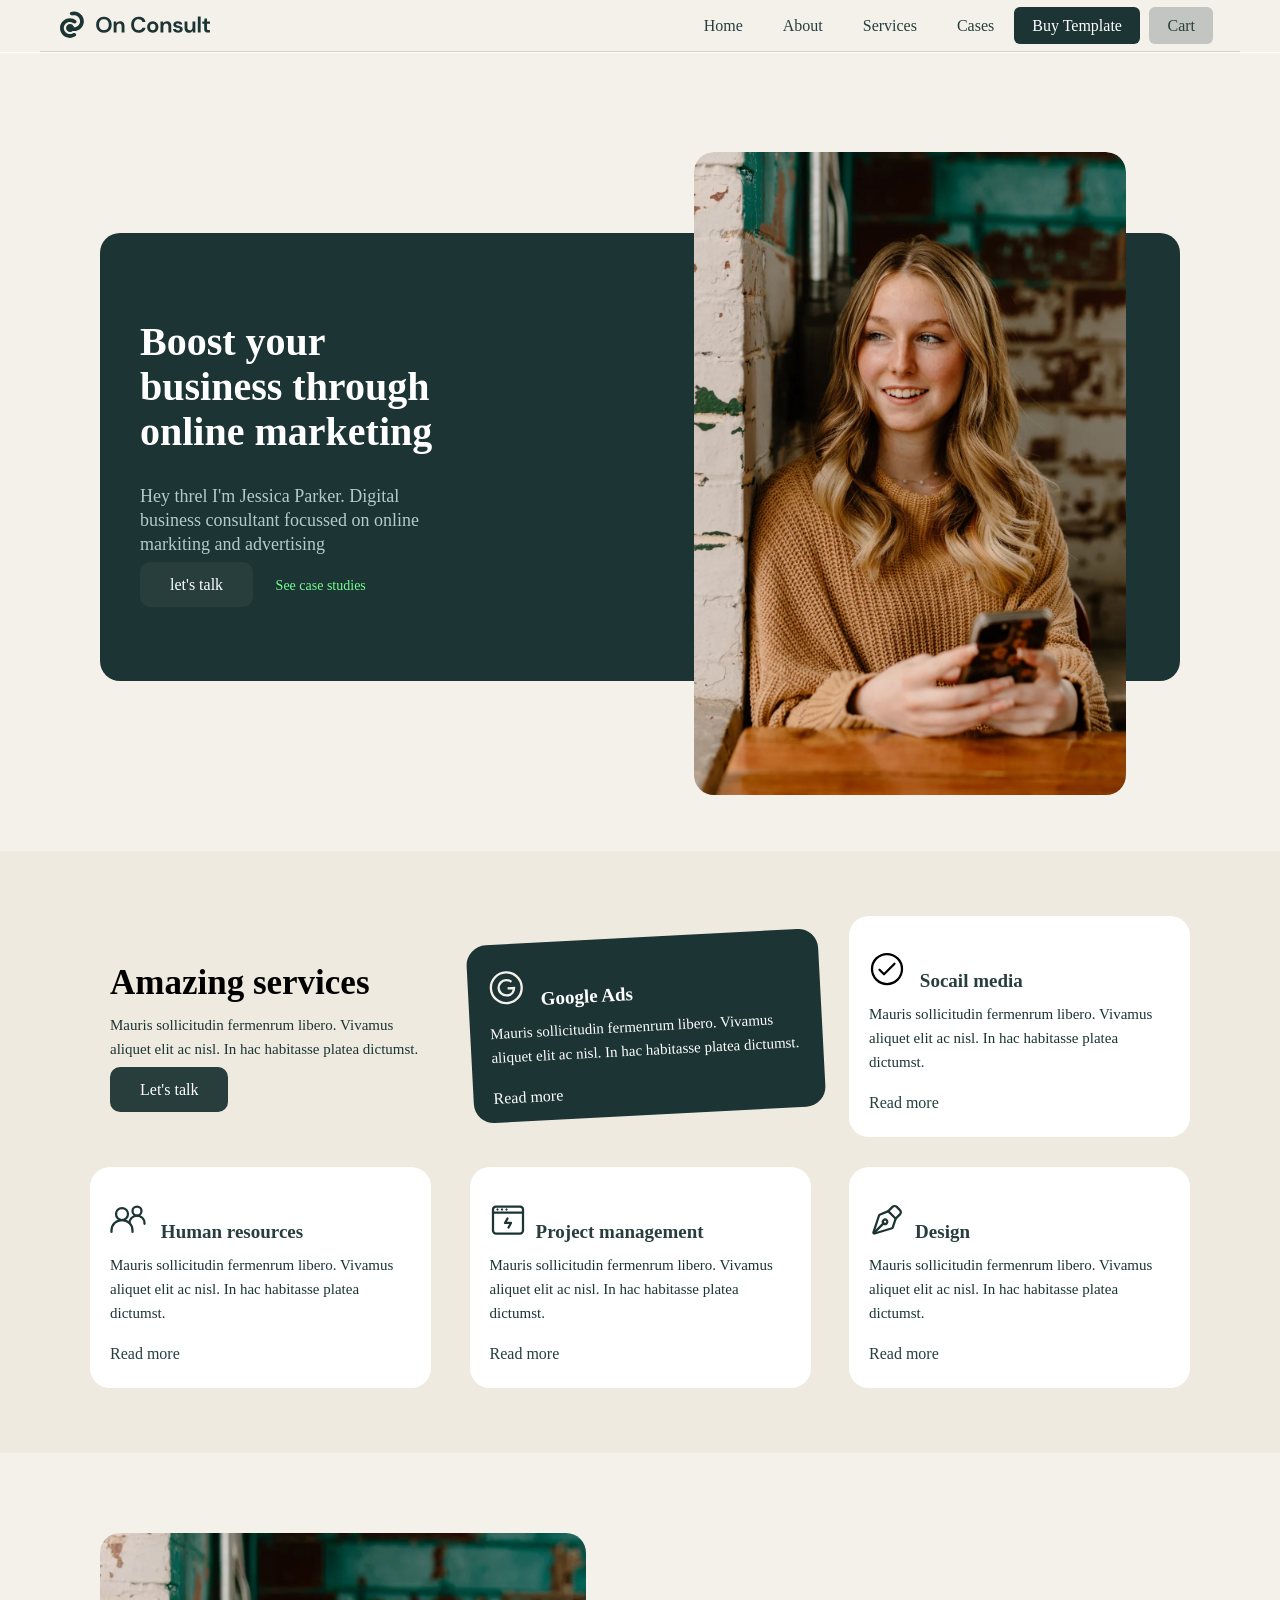
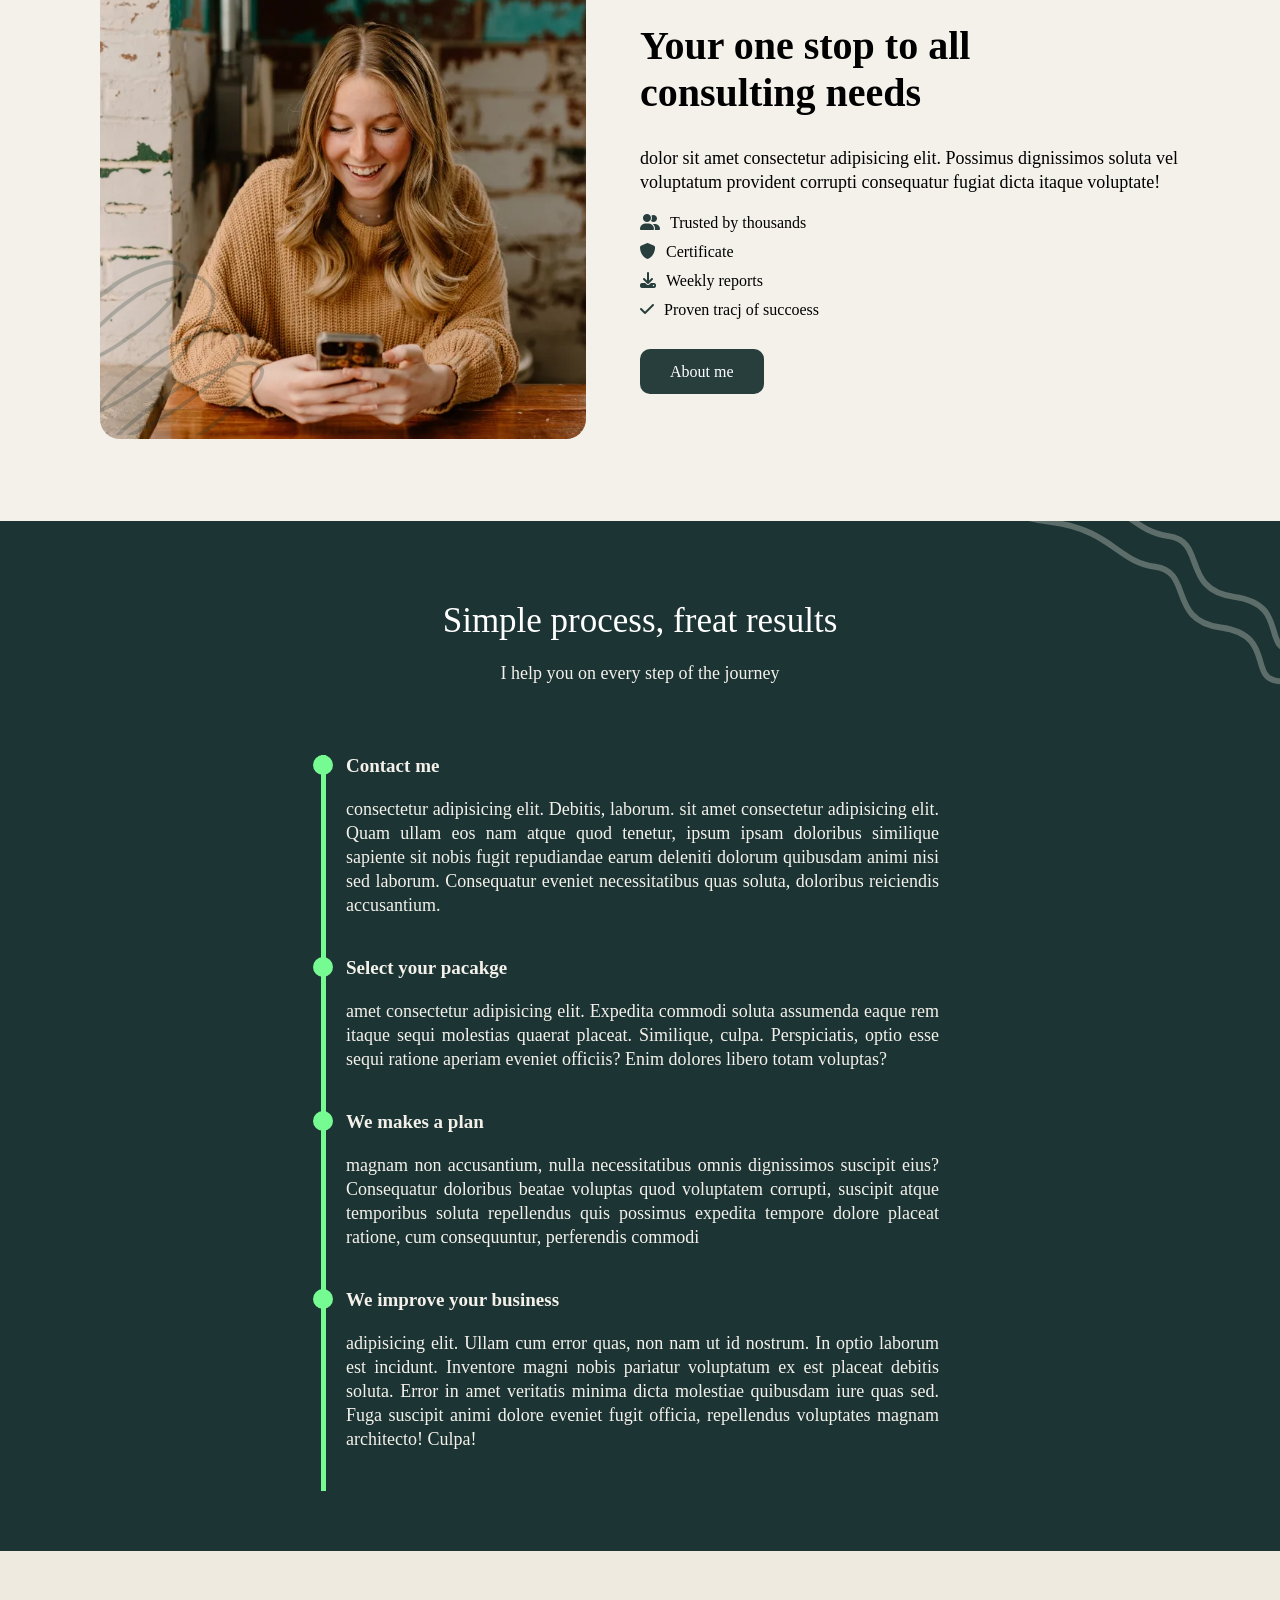
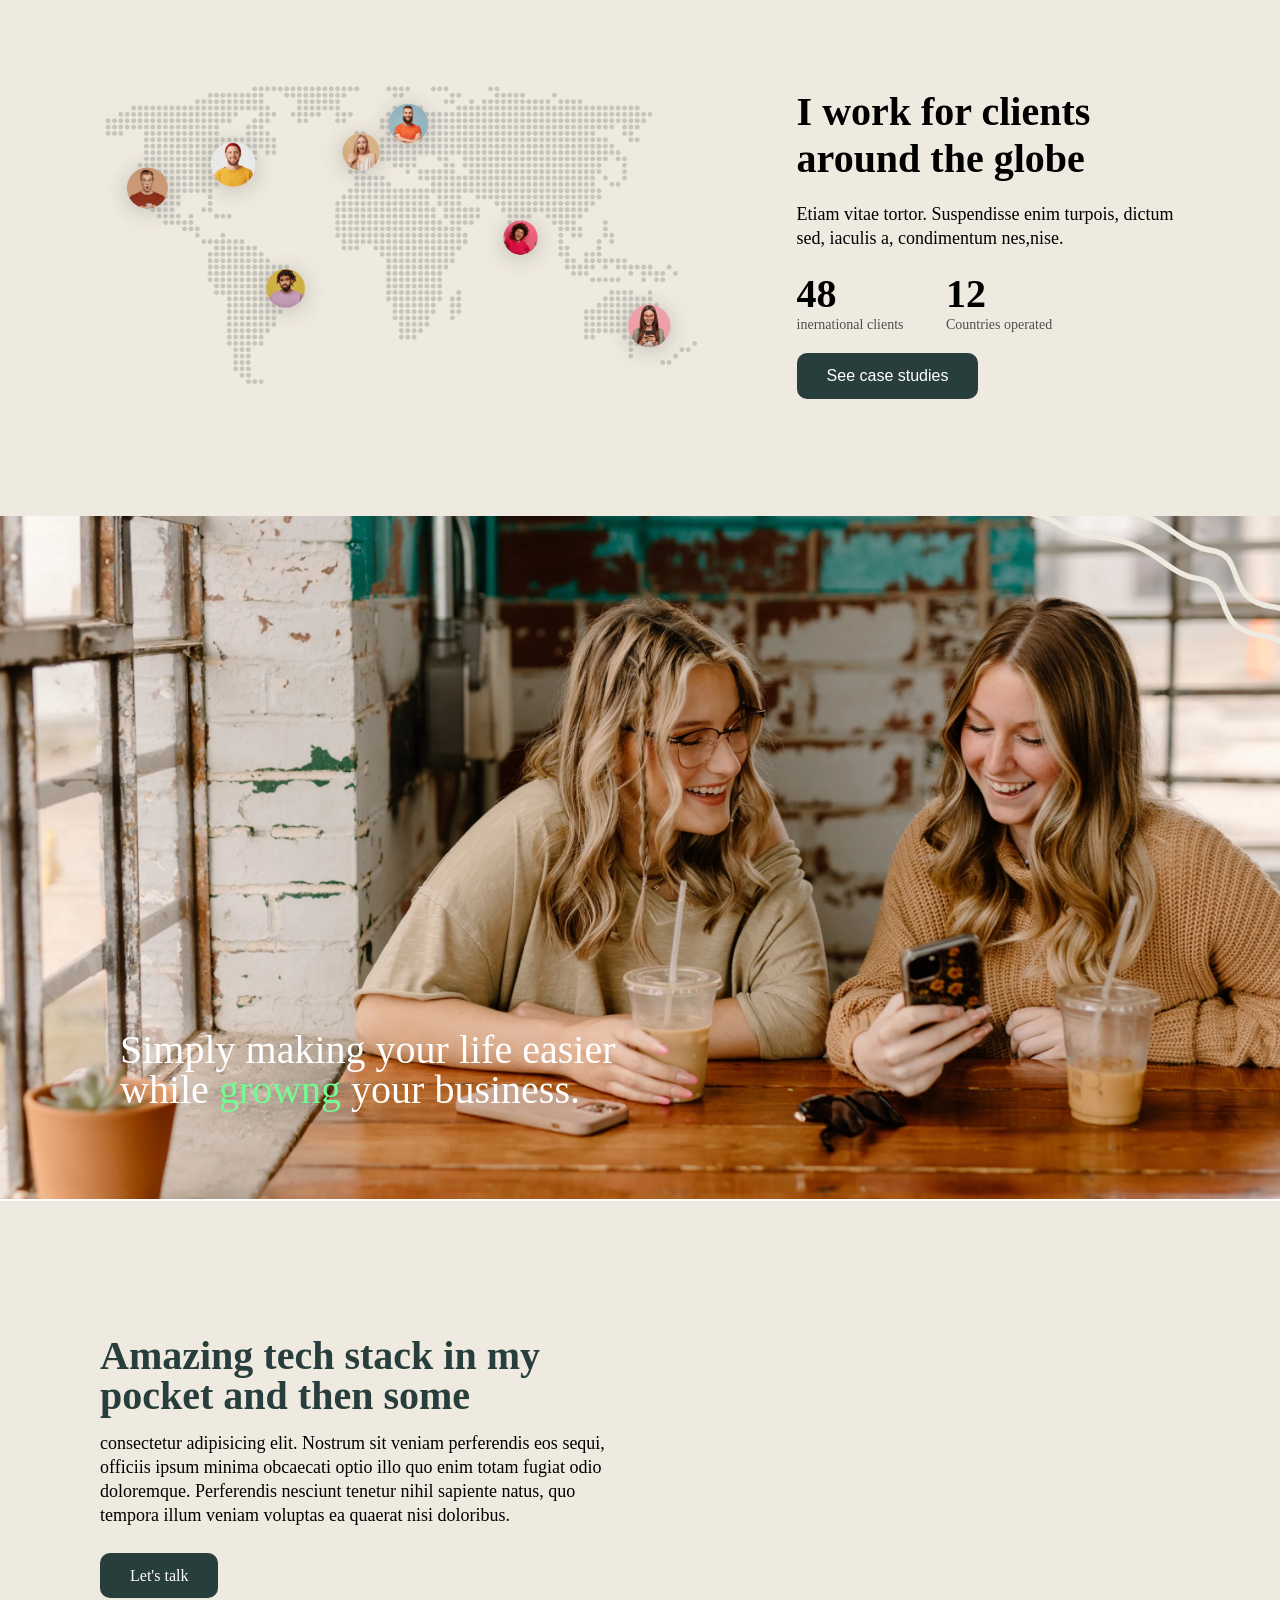
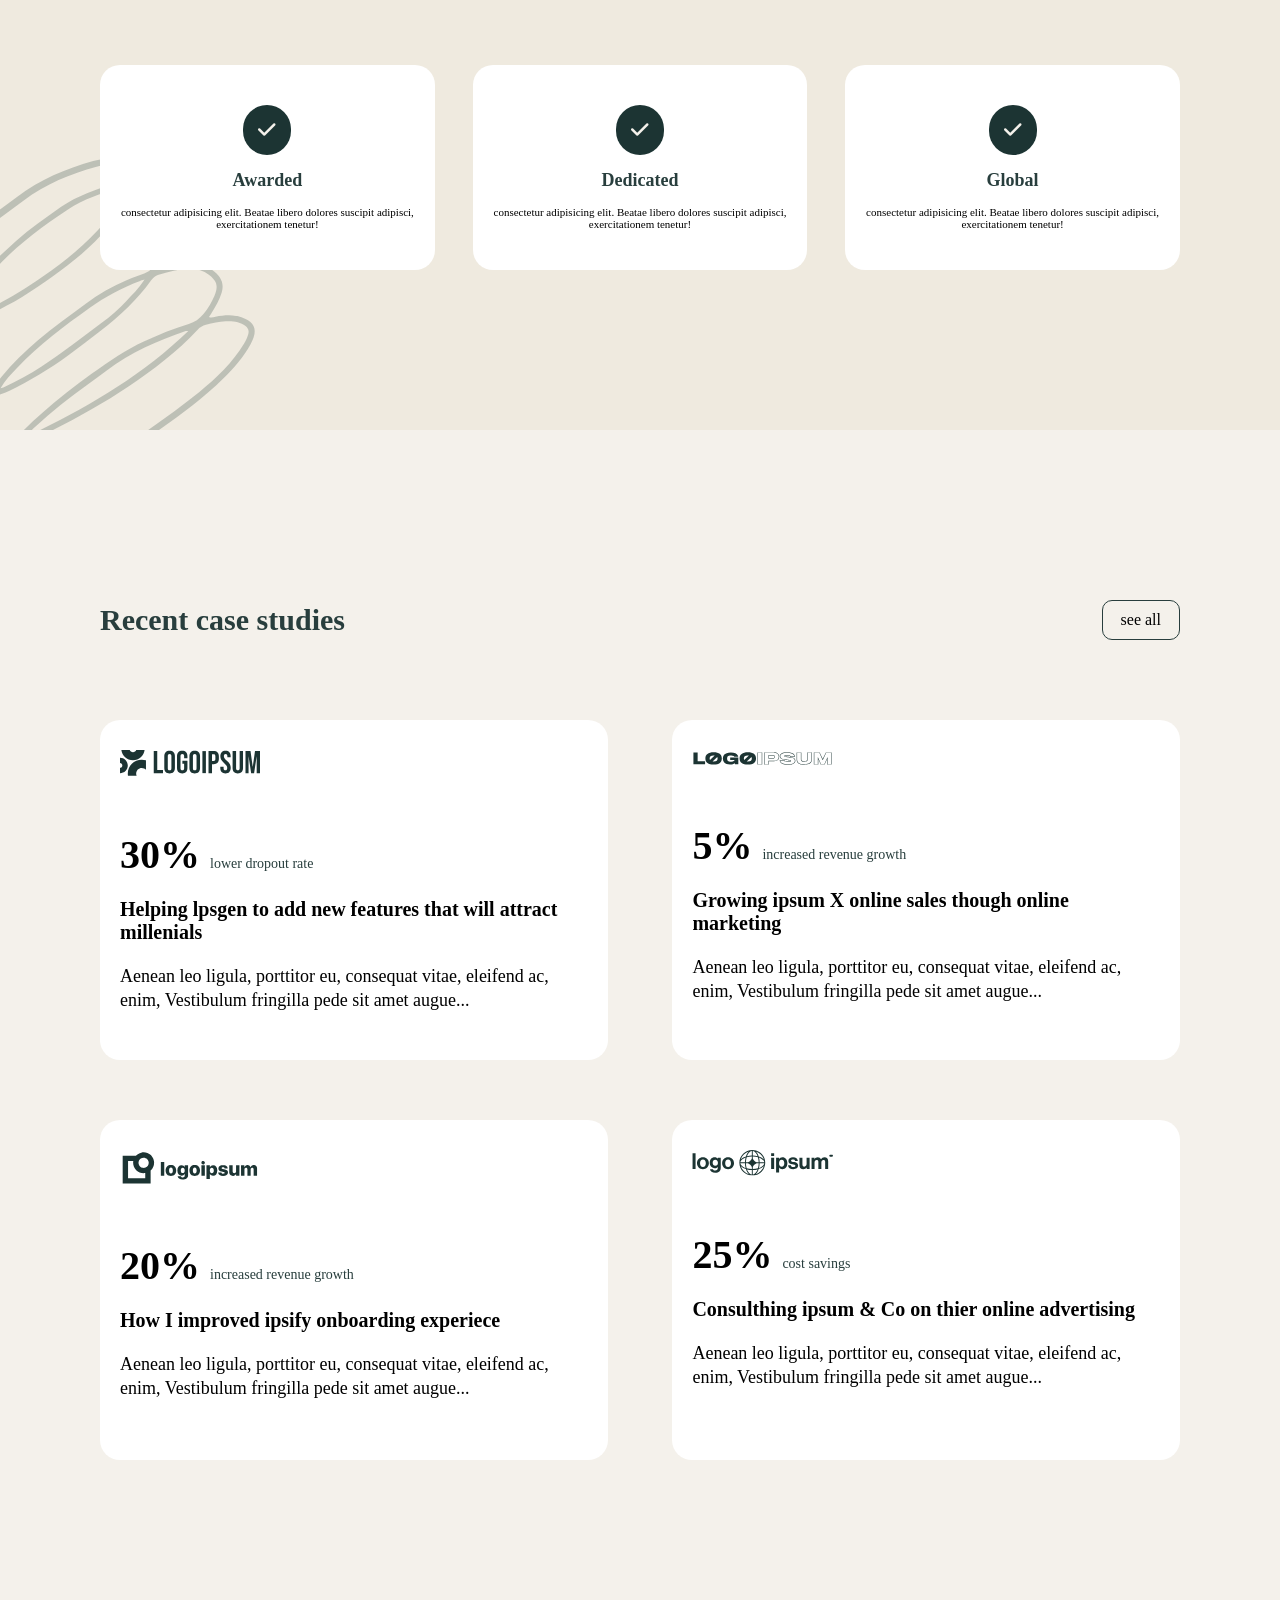
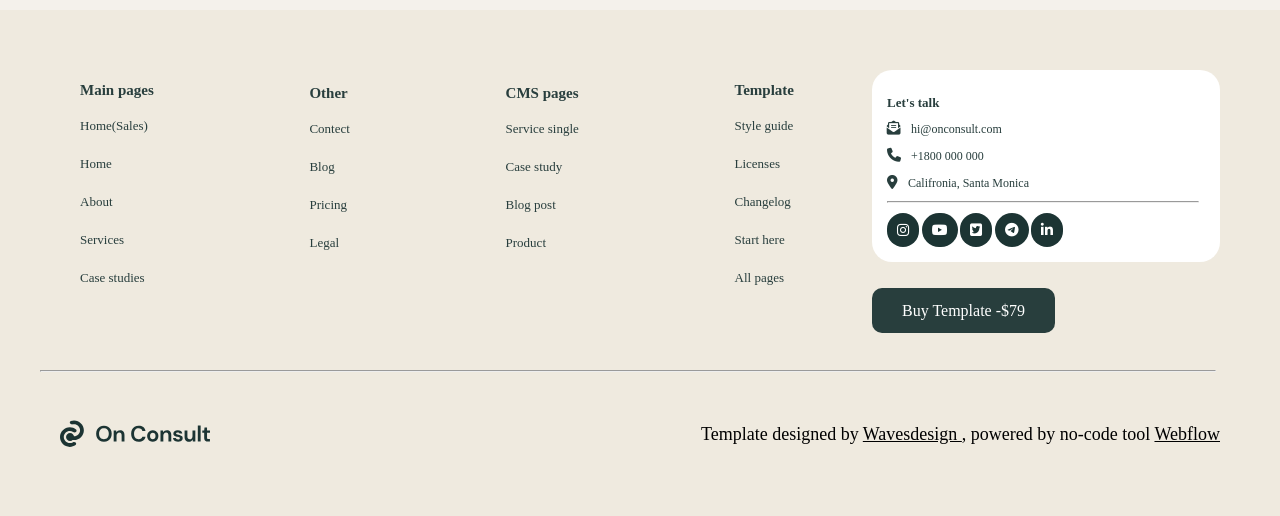
<file: index.html>
<!DOCTYPE html>
<html lang="en">
  <head>
    <meta charset="UTF-8" />
    <meta name="viewport" content="width=device-width, initial-scale=1.0" />
    <title>Document</title>
    <link
      rel="stylesheet"
      href="https://cdnjs.cloudflare.com/ajax/libs/font-awesome/6.5.1/css/all.min.css"
    />
    <link rel="stylesheet" href="/css/style.css" />
  </head>
  <body>
    <!------------------------------------ navigation starts ------------------------------------>

    <section class="full-width wrapper">
      <nav>
        <div class="inner navigation">
          <a href="" class="logo"
            ><img src="/img/Logo On Consult Webflow Template.svg" alt=""
          /></a>
          <div class="right">
            <ul class="icon flax">
              <li><a href="">Home</a></li>
              <li><a href="">About</a></li>
              <li><a href="">Services</a></li>
              <li><a href="">Cases</a></li>
            </ul>

            <div class="btn-box">
              <a href="" class="buy">Buy Template</a>
              <a href="" class="cart">Cart</a>
              <i class="fa fa-bars menu" aria-hidden="true"></i>
            </div>
          </div>
        </div>
      </nav>

      <!------------------------------------ banner starts ------------------------------------>

      <div class="banner inner">
        <div class="banner-text">
          <div class="left-text">
            <h1>
              Boost your <br />
              business through <br />
              <span>online</span> marketing
            </h1>
            <p class="paragraph gray-color">
              Hey threl I'm Jessica Parker. Digital <br />
              business consultant focussed on online <br />
              markiting and advertising
            </p>
            <a href="" class="btn">let's talk</a>
            <span class="span green-color">See case studies</span>
          </div>

          <div class="right-img">
            <img src="/img/Hero Home.webp" alt="" />
          </div>
        </div>
      </div>
    </section>

    <!------------------------------------ services section starts ------------------------------------>

    <section class="full-width service">
      <div class="contanier inner flax">
        <div class="amazing child-1">
          <h2>Amazing services</h2>
          <p class="paragraph">
            Mauris sollicitudin fermenrum libero. Vivamus aliquet elit ac nisl.
            In hac habitasse platea dictumst.
          </p>
          <a href="" class="btn">Let's talk</a>
        </div>
        <div class="google child-2">
          <h2><img src="/img/google-circle-white.svg" alt="" /> Google Ads</h2>
          <p class="paragraph">
            Mauris sollicitudin fermenrum libero. Vivamus aliquet elit ac nisl.
            In hac habitasse platea dictumst.
          </p>

          <a href="">Read more</a>
        </div>
        <div class="media child">
          <h2><img src="/img/check-circle.svg" alt="" /> Socail media</h2>
          <p class="paragraph">
            Mauris sollicitudin fermenrum libero. Vivamus aliquet elit ac nisl.
            In hac habitasse platea dictumst.
          </p>

          <a href="">Read more</a>
        </div>
      </div>

      <div class="contanier inner flax">
        <div class="human child">
          <h2><img src="/img/group.svg" alt="" /> Human resources</h2>
          <p class="paragraph">
            Mauris sollicitudin fermenrum libero. Vivamus aliquet elit ac nisl.
            In hac habitasse platea dictumst.
          </p>
          <a href="">Read more</a>
        </div>
        <div class="project child">
          <h2>
            <img src="/img/energy-usage-window.svg" alt="" />Project management
          </h2>
          <p class="paragraph">
            Mauris sollicitudin fermenrum libero. Vivamus aliquet elit ac nisl.
            In hac habitasse platea dictumst.
          </p>
          <a href="">Read more</a>
        </div>
        <div class="design child">
          <h2><img src="/img/design-nib.svg" alt="" />Design</h2>
          <p class="paragraph">
            Mauris sollicitudin fermenrum libero. Vivamus aliquet elit ac nisl.
            In hac habitasse platea dictumst.
          </p>
          <a href="">Read more</a>
        </div>
      </div>
    </section>

    <!------------------------------------ services section starts ------------------------------------>

    <section class="full-width about">
      <div class="center-about inner flax">
        <div class="about-img">
          <img class="left-bottom" src="/img/Doodle Left Bottom.svg" alt="" />
          <img src="/img/Combo Halves Images.webp" alt="" />
        </div>

        <div class="about-text">
          <h1>
            Your one stop to all <br />
            consulting needs
          </h1>

          <p class="paragraph">
            dolor sit amet consectetur adipisicing elit. Possimus dignissimos
            soluta vel voluptatum provident corrupti consequatur fugiat dicta
            itaque voluptate!
          </p>

          <div class="about-icon">
            <span>
              <i class="fa-solid fa-user-group"></i>Trusted by thousands</span
            >
            <br /><br />
            <span><i class="fa-solid fa-shield"></i>Certificate</span>
            <br /><br />
            <span> <i class="fa-solid fa-download"></i>Weekly reports</span>
            <br /><br />
            <span
              ><i class="fa-solid fa-check"></i>Proven tracj of succoess</span
            ><br /><br /><br /><br /><br />
          </div>

          <a href="" class="btn">About me</a>
        </div>
      </div>
    </section>

    <!------------------------------------ timeline section starts ------------------------------------>

    <section class="full-width timeline">
      <img src="/img/Abstract Process.svg" alt="" />
      <div class="timeline-center inner">
        <div class="header-text">
          <h1>Simple process, freat results</h1>
          <p class="paragraph">I help you on every step of the journey</p>
        </div>

        <div class="time-container">
          <div class="time-box">
            <h2>Contact me</h2>
            <p class="paragraph">
              consectetur adipisicing elit. Debitis, laborum. sit amet
              consectetur adipisicing elit. Quam ullam eos nam atque quod
              tenetur, ipsum ipsam doloribus similique sapiente sit nobis fugit
              repudiandae earum deleniti dolorum quibusdam animi nisi sed
              laborum. Consequatur eveniet necessitatibus quas soluta, doloribus
              reiciendis accusantium.
            </p>
          </div>
          <div class="time-box">
            <h2>Select your pacakge</h2>
            <p class="paragraph">
              amet consectetur adipisicing elit. Expedita commodi soluta
              assumenda eaque rem itaque sequi molestias quaerat placeat.
              Similique, culpa. Perspiciatis, optio esse sequi ratione aperiam
              eveniet officiis? Enim dolores libero totam voluptas?
            </p>
          </div>
          <div class="time-box">
            <h2>We makes a plan</h2>
            <p class="paragraph">
              magnam non accusantium, nulla necessitatibus omnis dignissimos
              suscipit eius? Consequatur doloribus beatae voluptas quod
              voluptatem corrupti, suscipit atque temporibus soluta repellendus
              quis possimus expedita tempore dolore placeat ratione, cum
              consequuntur, perferendis commodi
            </p>
          </div>
          <div class="time-box">
            <h2>We improve your business</h2>
            <p class="paragraph">
              adipisicing elit. Ullam cum error quas, non nam ut id nostrum. In
              optio laborum est incidunt. Inventore magni nobis pariatur
              voluptatum ex est placeat debitis soluta. Error in amet veritatis
              minima dicta molestiae quibusdam iure quas sed. Fuga suscipit
              animi dolore eveniet fugit officia, repellendus voluptates magnam
              architecto! Culpa!
            </p>
          </div>
        </div>
      </div>
    </section>

    <!------------------------------------ location section starts ------------------------------------>

    <section class="full-width location">
      <div class="location-center inner flax">
        <div class="location-img-box">
          <img src="/img/Map Clients-p-1600.png" alt="" />
        </div>
        <div class="location-text-box">
          <h1 class="header">I work for clients around the globe</h1>
          <p class="paragraph">
            Etiam vitae tortor. Suspendisse enim turpois, dictum sed, iaculis a,
            condimentum nes,nise.
          </p>
          <span
            ><h1>48</h1>
            <p>inernational clients</p></span
          >

          <span
            ><h1>12</h1>
            <p>Countries operated</p></span
          >
          <br />
          <button class="btn">See case studies</button>
        </div>
      </div>
    </section>

    <!------------------------------------ image section starts ------------------------------------>

    <section class="full-width image">
      <img src="/img/Big Image.webp" alt="">
      <div class="inner">
        <img class="big-text" src="/img/Abstract Big Text Section.svg" alt="">
        <div class="inner img-grow">
          <h1>Simply making your life easier <br>while <span>growng</span> your business.</h1>
        </div>
      </div>
    </section>

      <!------------------------------------ tech-steck section starts ------------------------------------>

      <section class="full-width tech-steck">
        <img src="/img/Doodle Left Bottom.svg" alt="">
        <div class="inner tech">
          <div class="tech-txt">
            <h1>Amazing tech stack in my <br> pocket and then some</h1>
            <p class="paragraph">consectetur adipisicing elit. Nostrum sit veniam perferendis eos sequi, <br>officiis ipsum minima obcaecati optio illo quo enim totam fugiat odio <br> doloremque. Perferendis nesciunt tenetur nihil sapiente natus, quo <br> tempora illum veniam voluptas ea quaerat nisi doloribus.</p>
            <a href="" class="btn">Let's talk</a>
          </div>

          <div class="tech-box flax">
            <div class="child">
              <i class="fa-solid fa-check"></i>
              <h3>Awarded</h3>
              <p>consectetur adipisicing elit. Beatae libero dolores suscipit adipisci, exercitationem tenetur!</p>
            </div>
            <div class="child">
              <i class="fa-solid fa-check"></i>
              <h3>Dedicated</h3>
              <p>consectetur adipisicing elit. Beatae libero dolores suscipit adipisci, exercitationem tenetur!</p>
            </div>
            <div class="child">
              <i class="fa-solid fa-check"></i>
              <h3>Global</h3>
              <p> consectetur adipisicing elit. Beatae libero dolores suscipit adipisci, exercitationem tenetur!</p>
            </div>
          </div>
        </div>
      </section>

            <!------------------------------------ studies section starts ------------------------------------>

            <section class="full-width studies">
              <div class="inner case-studies">
                <div class="top-case flax">
                  <h1>Recent case studies</h1>

                 <span>see all</span>
                </div>
                <div class="case-left flax">
                  <div class="box">
                    <img class="img" src="/img/logo-43-dark.svg" alt="">
                    <h2>30% <span>lower dropout rate</span></h2>
                    <h3 class="headline">Helping lpsgen to add new features that will attract millenials</h3>
                    <p class="paragraph">Aenean leo ligula, porttitor eu, consequat vitae, eleifend ac, enim, Vestibulum fringilla pede sit amet augue...</p>
                  </div>

                  <div class="box">
                    <img class="img" src="/img/logo-9.svg" alt="">
                    <h2>5% <span>increased revenue growth</span></h2>
                    <h3 class="headline">Growing ipsum X online sales though online marketing</h3>
                    <p class="paragraph">Aenean leo ligula, porttitor eu, consequat vitae, eleifend ac, enim, Vestibulum fringilla pede sit amet augue...</p>
                  </div>
                  </div>


                  <div class="case-right flax">
                    <div class="box">
                      <img class="img" src="/img/logo-1.svg" alt="">
                      <h2>20% <span>increased revenue growth</span></h2>
                      <h3 class="headline">How I improved ipsify onboarding experiece</h3>
                      <p class="paragraph">Aenean leo ligula, porttitor eu, consequat vitae, eleifend ac, enim, Vestibulum fringilla pede sit amet augue...</p>
                    </div>

                    <div class="box">
                      <img class="img" src="/img/logo-76-dark.svg" alt="">
                      <h2>25% <span>cost savings</span></h2>
                      <h3 class="headline">Consulthing ipsum & Co on thier online advertising</h3>
                      <p class="paragraph">Aenean leo ligula, porttitor eu, consequat vitae, eleifend ac, enim, Vestibulum fringilla pede sit amet augue...</p>
                    </div>
             
                  </div>
                </div>

              </div>
            </section>

                        <!------------------------------------ footer section starts ------------------------------------>

           <section class="footer full-width">
             <div class="inner footer-page flax">
              <div class="page flax">
                  <div class="page-box">
                    <h3>Main pages</h3>
                    <a href="">Home(Sales)</a> <br><br><br>
                    <a href="">Home</a> <br><br><br>
                    <a href="">About</a> <br><br><br>
                    <a href="">Services</a> <br><br><br>
                  <a href="">Case studies</a>
                </div>
                <div class="page-box">
                  <h3>Other</h3>
                  <a href="">Contect</a> <br><br><br>
                  <a href="">Blog</a> <br><br><br>
                  <a href="">Pricing</a> <br><br><br>
                  <a href="">Legal</a> <br><br> <br><br>
                </div>
                <div class="page-box">
                  <h3>CMS pages</h3>
                  <a href="">Service single</a> <br><br><br>
                  <a href="">Case study</a> <br><br><br>
                  <a href="">Blog post</a> <br><br><br>
                  <a href="">Product</a> <br><br> <br><br>
                </div>
                <div class="page-box">
                   <h3>Template</h3>
                  <a href="">Style guide</a> <br><br><br>
                  <a href="">Licenses</a> <br><br><br>
                  <a href="">Changelog</a> <br><br><br>
                  <a href="">Start here</a> <br><br><br>
                  <a href="">All pages</a>
                </div>
              </div>

             <div class="contact">
              <div class="contact-me">
                  <div class="contact-me-box">
                    <h4>Let's talk</h4>
                <a href=""><i class="fa-solid fa-envelope-open-text"></i>hi@onconsult.com</a>
               <br> <br>
               <a href=""><i class="fa-solid fa-phone"></i>+1800 000 000</a>
                 <br> <br>
                 <a href=""> <i class="fa-solid fa-location-dot"></i>Califronia, Santa Monica</a>
               
                <hr>

                <i class="fa-brands fa-instagram"></i>
                <i class="fa-brands fa-youtube"></i>
                <i class="fa-brands fa-square-twitter"></i>
                <i class="fa-brands fa-telegram"></i>
                <i class="fa-brands fa-linkedin-in"></i>
                  </div>
                  <a href="" class="btn">Buy Template -$79</a>
                </div>
              </div>
            </div>
             
             <hr>
             <footer class="flax">
              <img src="/img/Logo On Consult Webflow Template.svg" alt="">
              <p class="paragraph">Template designed by <span>Wavesdesign </span>, powered by no-code tool <span>Webflow</span> </p>
             </footer>
</section>
  </body>
</html>
</file>
<file: css/style.css>
* {
  margin: 0;
  padding: 0;
  box-sizing: border-box;
  /* border: 2px solid red; */
}
html {
  font-size: 10px;
}

:root {
  --pramary: #1c3433;
  --font-color: #283e3d;
  --btn-color: #75fb91;
  --white-color: #fff;
  --first-color: #f4f1eb;
  --second-color: #efeadf;
  --hover-color: rgb(8, 243, 4);
}

/* utility */

.before::before {
  content: "";
  display: block;
  width: 2rem;
  height: 2rem;
  background-color: var(--btn-color);
  border-radius: 5rem;
  position: absolute;
  top: 0;
  left: -1.3rem;
}
a {
  text-decoration: none;
}

img {
  width: 100%;
}

.full-width {
  width: 100%;
}

.inner {
  max-width: 1200px;
  padding-inline: 2rem;
  margin: 0 auto;
}

.flax {
  display: flex;
  justify-content: space-between;
  align-items: center;
  flex-wrap: wrap;
}
.btn {
  padding-block: 1.4rem;
  padding-inline: 3rem;
  border-radius: 1rem;
  background-color: var(--font-color);
  color: var(--white-color);
  font-size: 1.6rem;
  transition: all 0.2s ease-out;
}

.btn:hover {
  background-color: var(--btn-color);
}

.heading {
  font-size: 4rem;
  font-weight: 700;
  line-height: 1.4rem;
  margin-block: 2rem;
  padding-block: 1.5rem;
}

.paragraph {
  font-size: 1.8rem;
  font-weight: 400;
  line-height: 2.4rem;
  margin-bottom: 2rem;
}

.green-color {
  color: var(--btn-color);
}

.gray-color {
  color: #b1ccca;
}

/* navigation section starts */

.wrapper {
  height: 60%;
  background-color: var(--first-color);
}
nav {
  position: fixed;
  top: 0;
  left: 0;
  right: 0;
  z-index: 1;
  background-color: var(--first-color);
}
.navigation {
  padding-block: 1.1rem;
  border-bottom: 1px solid #d2d2cd;
  display: flex;
  justify-content: space-between;
  align-items: center;
}

.navigation ul li {
  padding-inline: 2rem;
  font-size: 1.6rem;
  list-style: none;
}

.navigation ul li a {
  transition: all 0.2s ease-out;
  color: var(--font-color);
}
.navigation ul li a:hover {
  color: var(--hover-color);
}
.right {
  display: flex;
  justify-content: space-between;
  align-items: center;
}
.navigation .btn-box a {
  color: var(--white-color);
  font-size: 1.6rem;
  padding-block: 1rem;
  padding-inline: 1.8rem;
  border-radius: 0.6rem;
  margin-right: 0.7rem;
}

.navigation .btn-box .buy {
  background-color: var(--pramary);
  transition: all 0.2s ease-out;
}

.navigation .btn-box .buy:hover {
  color: var(--font-color);
  background-color: var(--hover-color);
}
.navigation .btn-box .cart {
  background-color: #c2c5c1;
  color: var(--font-color);
  transition: all 0.2s ease-out;
}
.navigation .btn-box .cart:hover {
  color: var(--font-color);
  background-color: var(--hover-color);
}
.navigation .btn-box .menu {
  display: none;
  font-size: 1.8rem;
  text-align: center;
  padding-block: 1rem;
  padding-inline: 1.3rem;
  border-radius: 0.6rem;
  background-color: #e5e4de;
}

/* banner section starts */

.banner {
  min-height: fit-content;
  margin-top: 5.3rem;
  padding-bottom: 35rem;
  padding-inline: 6rem;
}

.banner .banner-text {
  display: flex;
  justify-content: space-between;
  padding-block: 8%;
  padding-inline: 4rem;
  border-radius: 2rem;
  background-color: var(--pramary);
  position: relative;
  top: 18rem;
  left: 0;
}

.banner-text .left-text h1 {
  font-size: 4rem;
  font-weight: 700;
  line-height: 4.5rem;
  color: var(--white-color);
  padding-bottom: 3rem;
}

.banner-text .left-text a {
  margin-block: 4rem;
  margin-right: 2rem;
}

.banner-text .left-text .span {
  font-size: 1.4rem;
}
.banner-text .right-img {
  width: 40%;
  border-radius: 2rem;
  overflow: hidden;
  position: absolute;
  top: -18%;
  left: 55%;
  transition: all 0.2s ease-out;
}
.right-img:hover {
  transform: scale(1.1);
}
.banner-text .right-img img {
  border-radius: 2rem;
}

.right-img .bg-img {
  position: absolute;
  top: 10%;
  left: 0;
}

/************ services section starts ***********/

.service {
  padding-block: 5rem;
  padding-inline: 4rem;
  background-color: var(--second-color);
}

.service .contanier {
  width: 95%;
  height: 40%;
  padding-block: 1.5rem;
  transition: all 0.2s ease-out;
}
.service .child-2 a:hover {
  color: rgb(8, 243, 4);
}
.service .child a:hover {
  color: rgb(8, 243, 4);
}
.service .child {
  width: 31%;
  padding-block: 2.5rem;
  padding-inline: 2rem;
  border-radius: 2rem;
  background-color: var(--white-color);
  transition: all 0.2s ease-out;
}
.service .child:hover {
  transform: scale(1.1);
}
.service .child-1 {
  width: 32%;
  padding-block: 1.5rem;
  padding-inline: 2rem;
  border-radius: 2rem;
  background-color: transparent;
}
.service .child-1 p {
  font-size: 1.5rem;
  color: var(--pramary);
}
.service .child-1 a {
  color: var(--white-color);
}
.service .child-1 h2 {
  font-size: 3.5rem;
  font-weight: 600;
  padding-block: 1rem;
}

.service .child-2 {
  width: 32%;
  padding-block: 1.5rem;
  padding-inline: 2rem;
  border-radius: 2rem;
  rotate: -3deg;
  background-color: var(--pramary);
  transition: all 0.2s ease-out;
}
.service .child-2:hover {
  rotate: 0deg;
  transform: scale(1.1);
}
.service .child-2 p {
  font-size: 1.5rem;
  color: var(--white-color);
}

.service .child-2 h2 {
  font-size: 1.9rem;
  font-weight: 600;
  padding-block: 1rem;
  color: var(--white-color);
}

.service .child-2 a {
  font-size: 1.6rem;
  color: var(--white-color);
}
.service .child-2 h2 img {
  width: 12%;
  margin-right: 1rem;
}

.service .child h2 {
  font-size: 1.9rem;
  font-weight: 600;
  padding-block: 1rem;
  color: var(--font-color);
}
.service .child p {
  font-size: 1.5rem;
  color: var(--pramary);
}

.service .child h2 img {
  width: 12%;
  margin-right: 1rem;
}

.service .child a {
  font-size: 1.6rem;
  color: var(--font-color);
}

/*******about section starts********/

.about {
  background-color: var(--first-color);
}

.center-about {
  padding-block: 8rem;
  padding-inline: 6rem;
}

.center-about .about-img {
  width: 45%;
  overflow: hidden;
  position: relative;
  transition: all 0.2s ease-out;
}
.about-img:hover {
  transform: scale(1.1);
}
.center-about .about-img img {
  width: 100%;
  object-fit: cover;
  border-radius: 2rem;
}
.center-about .about-img .left-bottom {
  width: 34%;
  position: absolute;
  color: var(--white-color);
  top: 64%;
}

.center-about .about-text {
  width: 50%;
}

.center-about .about-text h1 {
  font-size: 4rem;
  font-weight: 600;
  padding-block: 3rem;
}

.center-about .about-text span {
  font-size: 1.6rem;
  font-weight: 400;
}
.center-about .about-text i {
  padding-right: 1rem;
  color: var(--font-color);
}

/********timeline section starts*********/

.timeline {
  position: relative;
  top: 0;
  left: 0;
  right: 0;
  background-color: var(--pramary);
  color: var(--first-color);
}

.timeline img {
  width: 20%;
  position: absolute;
  top: 0;
  left: 80%;
  z-index: -0;
}
.timeline .timeline-center {
  margin: 0 auto;
  padding-block: 6rem;
  display: flex;
  justify-content: center;
  flex-wrap: wrap;
}
.timeline-center .header-text {
  text-align: center;
  width: 55%;
  padding-bottom: 5rem;
}

.timeline-center .header-text h1 {
  font-size: 3.5rem;
  font-weight: 400;
  padding-block: 2rem;
  color: var(--white-color);
}

.timeline-center .time-container {
  width: 55%;
  margin: 0 auto;
  border-left: 5px solid var(--btn-color);
}

.timeline-center .time-container .time-box {
  width: 100%;
  text-align: justify;
  padding-inline: 2rem;
  position: relative;
}
.timeline-center .time-container .time-box::before {
  content: "";
  display: block;
  width: 2rem;
  height: 2rem;
  background-color: var(--btn-color);
  border-radius: 5rem;
  position: absolute;
  top: 0;
  left: -1.3rem;
}
.timeline-center .time-container .time-box h2 {
  font-size: 1.9rem;
  padding-bottom: 2rem;
}
.timeline-center .time-container .time-box p {
  padding-bottom: 2rem;
}

/* *******location section starts******* */

.location {
  background-color: var(--second-color);
}
.location-center {
  justify-content: center;
  padding-block: 8rem;
}
.location-center .location-img-box {
  width: 60%;
  padding-right: 10rem;
  padding-block: 5rem;
}

.location-center .location-img-box img {
  width: 100%;
}

.location-center .location-text-box {
  width: 33%;
}

.location-center .location-text-box .header {
  font-size: 4rem;
  font-weight: 600;
  padding-block: 2rem;
}
.location-center .location-text-box span {
  display: inline-block;
  margin-right: 4rem;
}
.location-center .location-text-box span h1 {
  display: inline;
  font-size: 4rem;
  font-weight: 600;
}

.location-center .location-text-box span p {
  font-size: 1.4rem;
  font-weight: 400;
  color: #504e4e;
}

.location-text-box button {
  margin-top: 2rem;
  border: none;
}

/* *******image section starts******* */

.image {
  position: relative;
  
}

.image .big-text {
  position: absolute;
  top: 0%;
  left: 80%;
  width: 20%;
}
.image .img-grow {
  padding-inline: 6rem;
}

.img-grow h1 {
  position: absolute;
  top: 75%;
  font-size: 4rem;
  font-weight: 500;
  line-height: 4rem;
  color: var(--white-color);
}

.img-grow h1 span {
  color: var(--btn-color);
}

/* *******tech-steck section starts******* */

.tech-steck {
  position: relative;
  top: 0;
  left: 0;
  right: 0;
  background-color: var(--second-color);
}
.tech-steck img {
  width: 20%;
  position: absolute;
  bottom: 0;
  left: 0;
  /* z-index: -0; */
}
.tech {
  padding-inline: 6rem;
  padding-block: 12rem;
}

.tech .tech-txt {
  width: 100%;
}

.tech-txt h1 {
  display: inline-block;
  font-size: 4rem;
  font-weight: 600;
  line-height: 4rem;
  padding-block: 1.5rem;
  color: var(--font-color);
}
.tech-txt p {
  padding-bottom: 2rem;
}

.tech-box {
  position: relative;
  margin-top: 4rem;
  padding-block: 4rem;
}

.tech-box .child {
  width: 31%;
  text-align: center;
  padding-block: 4rem;
  padding-inline: 2rem;
  border-radius: 2rem;
  background-color: var(--white-color);
  transition: all 0.2s ease-out;
}
.tech-box .child:hover {
  transform: scale(1.1);
}
.tech-box .child i {
  font-size: 2rem;
  padding-block: 1.5rem;
  padding-inline: 1.5rem;
  border-radius: 5rem;
  color: var(--first-color);
  background-color: var(--pramary);
}

.tech-box .child h3 {
  font-size: 1.8rem;
  font-weight: 600;
  padding-block: 1.5rem;
  color: var(--font-color);
}
.tech-box .child p {
  font-size: 1.1rem;
}

/* *******studies section starts******* */

.studies {
  background-color: var(--first-color);
}
.case-studies {
  padding-block: 12rem;
  padding-inline: 6rem;
}

.case-studies .top-case {
  padding-block: 5rem;
}

.case-studies .top-case h1 {
  font-size: 3rem;
  font-weight: 600;
  color: var(--font-color);
}

.case-studies .top-case span {
  font-size: 1.6rem;
  padding-block: 1rem;
  padding-inline: 1.8rem;
  border-radius: 1rem;
  border: 1px solid var(--font-color);
  /* background-color: var(--font-color); */
}
.studies .case-left {
  width: 100%;
  padding-block: 3rem;
  /* background-color: #58067b; */
}

.studies .case-right {
  width: 100%;
  padding-block: 3rem;
  /* background-color: #0f18c6; */
}

.case-studies .box {
  width: 47%;
  height: 34rem;
  padding-block: 3rem;
  padding-inline: 2rem;
  border-radius: 2rem;
  background-color: var(--white-color);
  transition: all 0.2s ease-out;
}
.case-studies .box:hover {
  transform: scale(1.1);
}

.case-studies img {
  width: 30%;
  padding-bottom: 3.3rem;
}
.case-studies h2 {
  font-size: 4rem;
  padding-block: 2rem;
}

.case-studies h2 span {
  font-size: 1.4rem;
  font-weight: 400;
  color: var(--font-color);
}

.case-studies .headline {
  font-size: 2rem;
  font-weight: 600;
}

.case-studies .paragraph {
  padding-block: 2rem;
  line-height: 2.4rem;
}

/* *******footer section starts******* */

.footer {
  padding-block: 2rem;
  padding-inline: 4rem;
  background-color: var(--second-color);
}

.footer-page {
  padding-bottom: 5rem;
}
.footer-page .page {
  width: 65%;
  padding-inline: 2rem;
  padding-block: 1rem;
}

.page .page-box {
  padding-block: 2rem;
}

.page .page-box h3 {
  padding-block: 1.9rem;
  font-size: 1.5rem;
  color: var(--font-color);
}
.page .page-box a {
  font-size: 1.3rem;
  color: var(--font-color);
}
.footer-page .contact {
  width: 30%;
  /* background-color: #18659864; */
}
.footer-page .contact-me-box {
  width: 100%;
  padding-block: 1.5rem;
  padding-inline: 1.5rem;
  margin-block: 4rem;
  background-color: var(--white-color);
  border-radius: 2rem;
}

.footer-page .contact-me-box h4 {
  font-size: 1.3rem;
  color: var(--font-color);
  padding-block: 1rem;
}

.footer-page .contact-me-box a {
  font-size: 1.2rem;
  color: var(--font-color);
}
.footer-page .contact-me-box i {
  font-size: 1.4rem;
  padding-right: 1rem;
}

.contact-me-box hr {
  margin-block: 1rem;
}

.contact-me-box .fa-brands {
  padding-block: 1rem;
  padding-inline: 1rem;
  border-radius: 10rem;
  color: var(--white-color);
  background-color: var(--pramary);
}

.footer hr {
  width: 98%;
}
.footer footer {
  padding-block: 3rem;
  padding-inline: 2rem;
}
.footer footer p {
  padding-top: 2rem;
}
.footer footer p span {
  text-decoration: underline;
}
.footer footer img {
  width: 15rem;
}

/*********** tablet ***********/

@media (max-width: 795px) {
  .icon {
    display: none;
  }

  .navigation .btn-box .menu {
    display: inline;
  }

  /* banner starts */

  .wrapper {
    padding-bottom: 10rem;
  }
  .banner .banner-text {
    display: block;
    top: 4rem;
    padding-bottom: 3rem;
  }
  .banner-text .left-text {
    text-align: center;
    margin-bottom: 10rem;
  }

  .banner-text .right-img {
    width: 60%;
    height: 100%;
    top: 80%;
    left: 20%;
  }
  .banner-text .right-img img {
    width: 100%;
    object-fit: cover;
  }

  /* service section starts */

  .service .center-about {
    display: block;
  }

  .service .contanier {
    width: 70%;
    padding-inline: 5rem;
  }
  .service .contanier .child {
    width: 100%;
    margin-top: 2.5rem;
  }

  .service .contanier .child-1 {
    width: 100%;
    text-align: center;
    margin-top: 2.5rem;
  }

  .service .contanier .child-2 {
    width: 100%;
    margin-top: 2.5rem;
  }

  /*******timeline section starts********/

  .timeline .timeline-center {
    padding-inline: 1rem;
  }

  .timeline-center .time-container {
    width: 80%;
  }

  /*******about section starts********/

  .about .center-about {
    padding-inline: 12rem;
  }
  .about .flax {
    display: block;
  }

  .center-about .about-img {
    margin: 0 auto;
    width: 71%;
  }

  .center-about .about-text {
    text-align: center;
    padding-top: 5rem;
    margin: 0 auto;
    width: 71%;
  }

  .center-about .about-text .about-icon {
    text-align: left;
  }

  /* *****location section starts***** */

  .location-center {
    display: block;
  }

  .location-center .location-img-box {
    width: 100%;
    padding-left: 7rem;
  }

  .location-center .location-img-box img {
    width: 100%;
  }

  .location-center .location-text-box {
    width: 100%;
    text-align: center;
  }

  .location-center .location-text-box .header {
    padding-inline: 15rem;
  }
  .location-center .location-text-box .paragraph {
    padding-inline: 15rem;
  }
  .location-center .location-text-box span {
    margin-left: 4rem;
  }

  /* *****image section starts***** */

  .img-grow h1 {
    top: 60%;
  }

  /*******tech-steck section starts********/

  .tech {
    text-align: center;
  }

  .tech-box {
    width: 100%;
    margin: 0 auto;
    display: inline-block;
    padding-inline: 15rem;
  }

  .tech-box .child {
    width: 100%;
    margin-block: 4rem;
  }

  /*******studies section starts********/

  .case-studies .top-case {
    width: 100%;
  }
  .case-studies .box {
    padding-bottom: 34rem;
  }

  /*******footer section starts********/

  .footer-page .flax {
    display: block;
  }

  .footer-page .flax {
    display: flex;
  }
  .footer-page .page {
    width: 100%;
  }

  .footer-page .contact {
    width: 100%;
  }
  .contact-me {
    text-align: center;
  }
  .contact .contact-me-box {
    width: 50%;
    text-align: left;
    margin: 3rem auto;
  }

  .footer footer p {
    font-size: 1.4rem;
  }

  .footer footer img {
    width: 13rem;
  }
}

/* mobile */

@media (max-width: 425px) {
  .navigation .logo {
    width: 32%;
  }

  .navigation .btn-box .buy {
    padding-inline: 1rem;
  }

  /********** banner **********/

  .banner {
    padding-inline: 2rem;
    padding-bottom: 45rem;
  }

  .banner-text .right-img {
    width: 90%;
    height: 95%;
    top: 80%;
    left: 5%;
  }
  .banner-text .right-img img {
    width: 100%;
    height: 100%;
    object-fit: cover;
  }

  /********** services **********/

  .service .contanier {
    width: 100%;
    padding-inline: 0;
  }

  .service .contanier .child-2 {
    padding-block: 4rem;
  }

  .service .contanier .child {
    padding-block: 4rem;
  }

  /******** about-center ********/

  .about .center-about {
    width: 100%;
    padding-inline: 4rem;
  }

  .center-about .about-img {
    width: 100%;
  }

  .center-about .about-text {
    width: 100%;
  }

  .center-about .about-text .about-icon {
    padding-left: 12rem;
  }

  /******* timeline *******/

  .timeline .timeline-center {
    width: 100%;
  }

  .timeline-center .header-text {
    width: 100%;
  }

  .timeline img {
    width: 50%;
    left: 50%;
  }

  /****** location***********/

  .location-center {
    width: 100%;
  }

  .location-center .location-img-box {
    width: 100%;
    padding-block: 0;
    padding-inline: 0;
  }

  .location-center .location-text-box .header {
    padding-inline: 0;
  }

  /* image */

  .img-grow h1 {
    top: 25%;
    left: 5%;
    width: 50%;
  }

  /******** tech-stect ********/
  .tech {
    width: 100%;
    padding-inline: 0;
  }

  .tech .tech-txt {
    width: 100%;
  }

  .tech-txt h1 {
    font-size: 4rem;
  }

  .tech-txt p {
    padding-block: 2rem;
  }

  .tech-box {
    width: 100%;
    padding-inline: 2rem;
  }

  .tech-box .child {
    width: 100%;
    padding-block: 6rem;
  }

  /********** studies **********/

  .case-studies {
    width: 100%;
    padding-inline: 2rem;
  }

  .case-studies .top-case {
    display: block;
    padding-inline: 7rem;
  }

  .case-studies .top-case h1 {
    padding-bottom: 5rem;
    padding-inline: 4rem;
  }

  .case-studies .top-case span {
    margin-inline: 13rem;
  }

  .case-studies .box {
    width: 100%;
  }
  .case-right {
    margin-top: -12%;
  }
  .case-left .box,
  .case-right .box {
    margin-top: 1.5rem;
  }

  /********** footer **********/

  .footer {
    padding-inline: 2rem;
  }
  .footer-page {
    width: 100%;
  }

  .footer-page .page {
    width: 100%;
  }

  .footer-page .page .page-box {
    width: 50%;
  }

  .contact {
    width: 100%;
  }

  .contact-me {
    width: 100%;
  }
  .contact .contact-me-box {
    width: 100%;
    padding-block: 4rem;
  }

  .footer footer {
    display: block;
    text-align: center;
  }
}

@media (max-width: 670px) {
  html {
    font-size: 0.5rem;
  }
}
</file>
